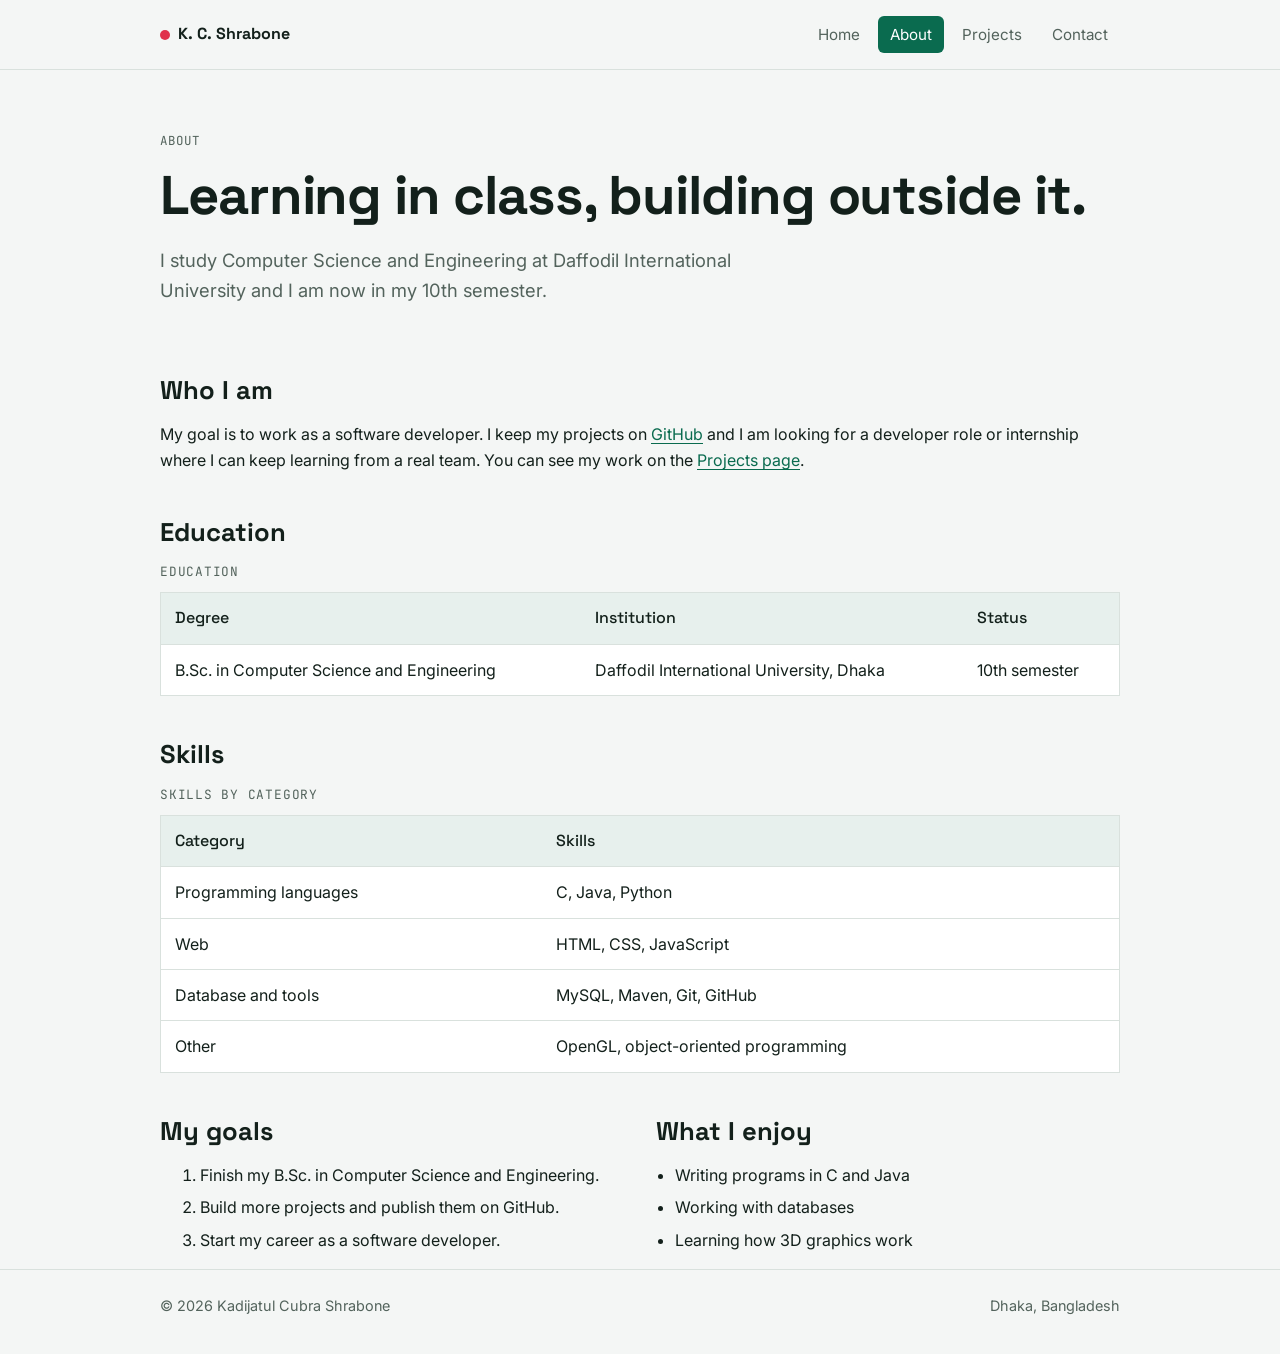
<file: about.html>
<!DOCTYPE html>
<html lang="en">
<head>
  <meta charset="UTF-8">
  <meta name="viewport" content="width=device-width, initial-scale=1">
  <title>About | Kadijatul Cubra Shrabone</title>
  <link rel="preconnect" href="https://fonts.googleapis.com">
  <link rel="stylesheet" href="https://fonts.googleapis.com/css2?family=Inter:wght@400;500;600&family=JetBrains+Mono:wght@400;500&family=Space+Grotesk:wght@500;700&display=swap">
  <link rel="stylesheet" href="style.css">
</head>
<body>
  <header class="top">
    <div class="wrap bar">
      <a class="mark" href="index.html"><i aria-hidden="true"></i>K. C. Shrabone</a>
      <nav aria-label="Main menu">
        <ul>
          <li><a href="index.html">Home</a></li>
          <li><a href="about.html" aria-current="page">About</a></li>
          <li><a href="projects.html">Projects</a></li>
          <li><a href="contact.html">Contact</a></li>
        </ul>
      </nav>
    </div>
  </header>

  <main class="wrap">
    <div class="page-head">
      <p class="label">About</p>
      <h1>Learning in class, building outside it.</h1>
      <p class="lead">I study Computer Science and Engineering at Daffodil International University and I am now in my 10th semester.</p>
    </div>

    <h2>Who I am</h2>
    <p>My goal is to work as a software developer. I keep my projects on <a href="https://github.com/shrabone" target="_blank" rel="noopener">GitHub</a> and I am looking for a developer role or internship where I can keep learning from a real team. You can see my work on the <a href="projects.html">Projects page</a>.</p>

    <h2>Education</h2>
    <div class="table-scroll">
      <table>
        <caption>Education</caption>
        <thead>
          <tr><th scope="col">Degree</th><th scope="col">Institution</th><th scope="col">Status</th></tr>
        </thead>
        <tbody>
          <tr><td>B.Sc. in Computer Science and Engineering</td><td>Daffodil International University, Dhaka</td><td>10th semester</td></tr>
        </tbody>
      </table>
    </div>

    <h2>Skills</h2>
    <div class="table-scroll">
      <table>
        <caption>Skills by category</caption>
        <thead>
          <tr><th scope="col">Category</th><th scope="col">Skills</th></tr>
        </thead>
        <tbody>
          <tr><td>Programming languages</td><td>C, Java, Python</td></tr>
          <tr><td>Web</td><td>HTML, CSS, JavaScript</td></tr>
          <tr><td>Database and tools</td><td>MySQL, Maven, Git, GitHub</td></tr>
          <tr><td>Other</td><td>OpenGL, object-oriented programming</td></tr>
        </tbody>
      </table>
    </div>

    <div class="two-col">
      <div>
        <h2>My goals</h2>
        <ol class="plain">
          <li>Finish my B.Sc. in Computer Science and Engineering.</li>
          <li>Build more projects and publish them on GitHub.</li>
          <li>Start my career as a software developer.</li>
        </ol>
      </div>
      <div>
        <h2>What I enjoy</h2>
        <ul class="facts">
          <li>Writing programs in C and Java</li>
          <li>Working with databases</li>
          <li>Learning how 3D graphics work</li>
        </ul>
      </div>
    </div>
  </main>

  <footer>
    <div class="wrap">
      <span>&copy; <span id="year">2026</span> Kadijatul Cubra Shrabone</span>
      <span>Dhaka, Bangladesh</span>
    </div>
  </footer>
  <script src="script.js"></script>
</body>
</html>
</file>
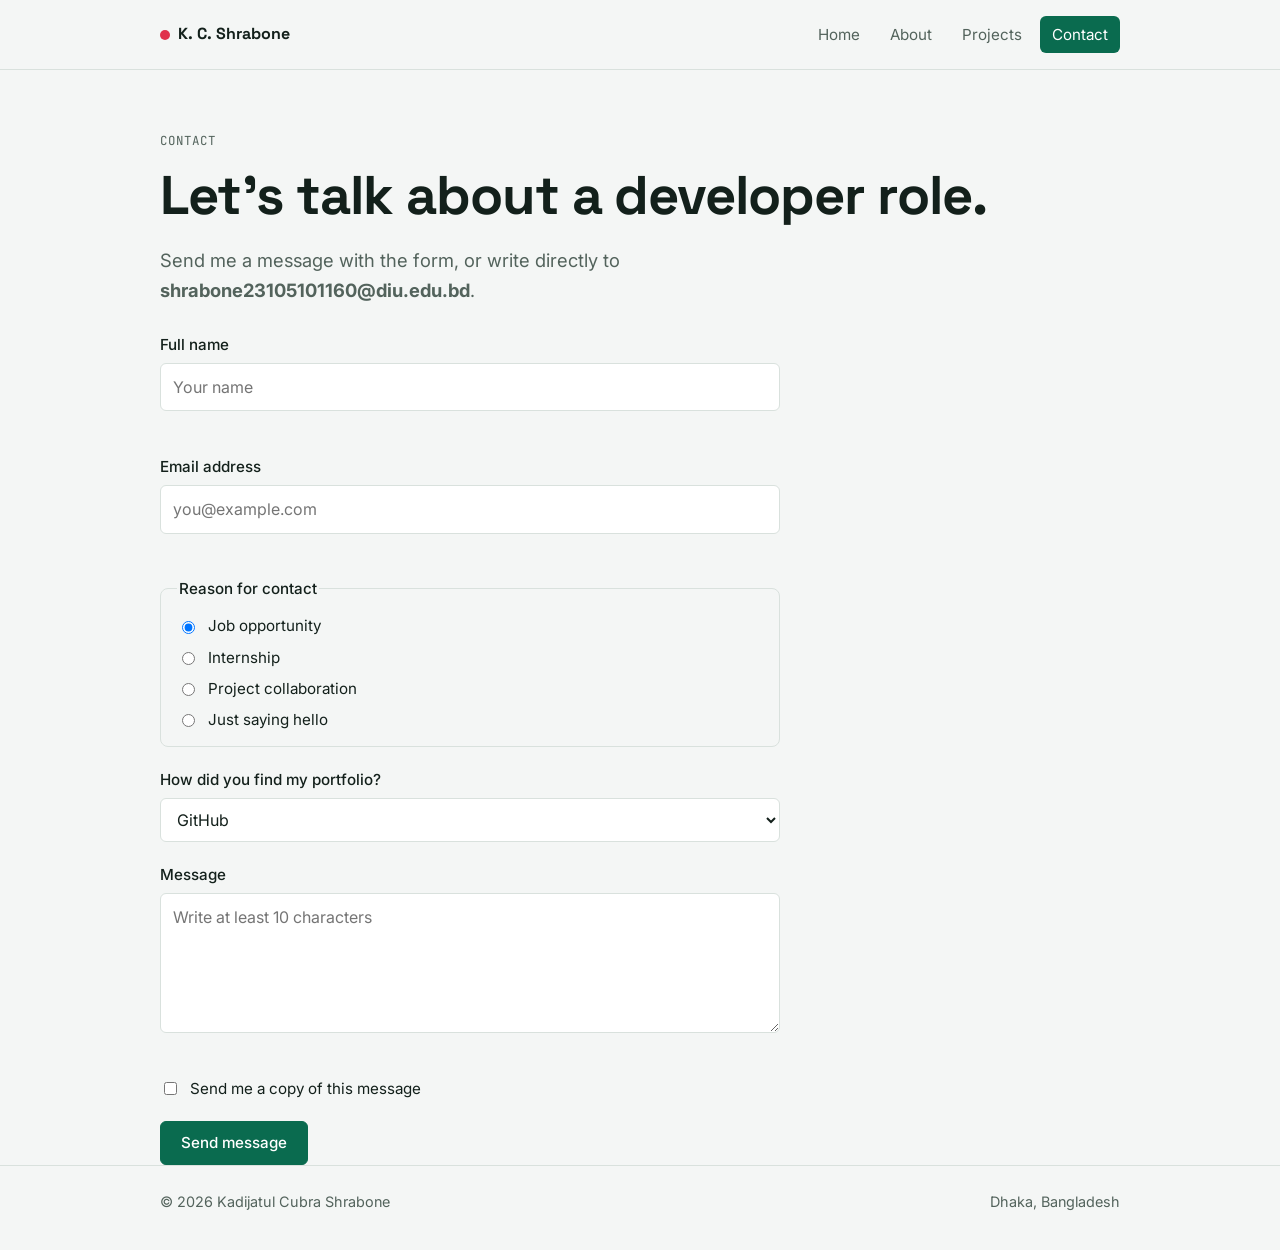
<file: contact.html>
<!DOCTYPE html>
<html lang="en">
<head>
  <meta charset="UTF-8">
  <meta name="viewport" content="width=device-width, initial-scale=1">
  <title>Contact | Kadijatul Cubra Shrabone</title>
  <link rel="preconnect" href="https://fonts.googleapis.com">
  <link rel="stylesheet" href="https://fonts.googleapis.com/css2?family=Inter:wght@400;500;600&family=JetBrains+Mono:wght@400;500&family=Space+Grotesk:wght@500;700&display=swap">
  <link rel="stylesheet" href="style.css">
</head>
<body>
  <header class="top">
    <div class="wrap bar">
      <a class="mark" href="index.html"><i aria-hidden="true"></i>K. C. Shrabone</a>
      <nav aria-label="Main menu">
        <ul>
          <li><a href="index.html">Home</a></li>
          <li><a href="about.html">About</a></li>
          <li><a href="projects.html">Projects</a></li>
          <li><a href="contact.html" aria-current="page">Contact</a></li>
        </ul>
      </nav>
    </div>
  </header>

  <main class="wrap">
    <div class="page-head">
      <p class="label">Contact</p>
      <h1>Let's talk about a developer role.</h1>
      <p class="lead">Send me a message with the form, or write directly to <strong>shrabone23105101160@diu.edu.bd</strong>.</p>
    </div>

    <form id="contact-form" novalidate>
      <div class="field">
        <label for="name">Full name</label>
        <input type="text" id="name" name="name" placeholder="Your name" required>
        <span class="error" id="name-error"></span>
      </div>

      <div class="field">
        <label for="email">Email address</label>
        <input type="email" id="email" name="email" placeholder="you@example.com" required>
        <span class="error" id="email-error"></span>
      </div>

      <fieldset>
        <legend>Reason for contact</legend>
        <label class="choice"><input type="radio" name="reason" value="job" checked> Job opportunity</label>
        <label class="choice"><input type="radio" name="reason" value="internship"> Internship</label>
        <label class="choice"><input type="radio" name="reason" value="collaboration"> Project collaboration</label>
        <label class="choice"><input type="radio" name="reason" value="hello"> Just saying hello</label>
      </fieldset>

      <div class="field">
        <label for="source">How did you find my portfolio?</label>
        <select id="source" name="source">
          <option value="github">GitHub</option>
          <option value="linkedin">LinkedIn</option>
          <option value="university">University</option>
          <option value="friend">A friend</option>
          <option value="other">Other</option>
        </select>
      </div>

      <div class="field">
        <label for="message">Message</label>
        <textarea id="message" name="message" placeholder="Write at least 10 characters" required></textarea>
        <span class="error" id="message-error"></span>
      </div>

      <label class="choice"><input type="checkbox" id="copy" name="copy"> Send me a copy of this message</label>

      <div><button class="btn primary" type="submit">Send message</button></div>
      <p id="form-status" role="status" hidden></p>
    </form>
  </main>

  <footer>
    <div class="wrap">
      <span>&copy; <span id="year">2026</span> Kadijatul Cubra Shrabone</span>
      <span>Dhaka, Bangladesh</span>
    </div>
  </footer>
  <script src="script.js"></script>
</body>
</html>
</file>
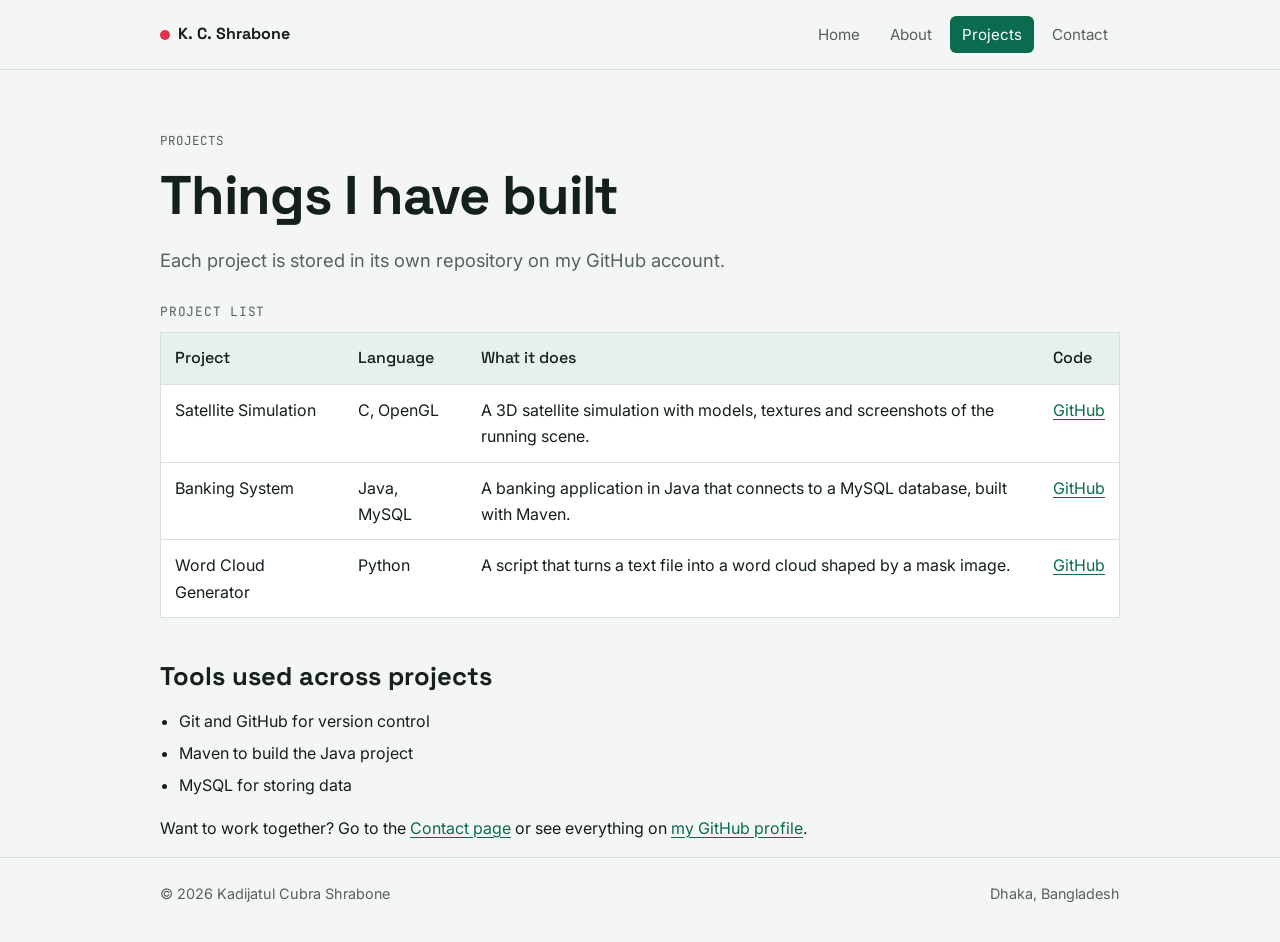
<file: projects.html>
<!DOCTYPE html>
<html lang="en">
<head>
  <meta charset="UTF-8">
  <meta name="viewport" content="width=device-width, initial-scale=1">
  <title>Projects | Kadijatul Cubra Shrabone</title>
  <link rel="preconnect" href="https://fonts.googleapis.com">
  <link rel="stylesheet" href="https://fonts.googleapis.com/css2?family=Inter:wght@400;500;600&family=JetBrains+Mono:wght@400;500&family=Space+Grotesk:wght@500;700&display=swap">
  <link rel="stylesheet" href="style.css">
</head>
<body>
  <header class="top">
    <div class="wrap bar">
      <a class="mark" href="index.html"><i aria-hidden="true"></i>K. C. Shrabone</a>
      <nav aria-label="Main menu">
        <ul>
          <li><a href="index.html">Home</a></li>
          <li><a href="about.html">About</a></li>
          <li><a href="projects.html" aria-current="page">Projects</a></li>
          <li><a href="contact.html">Contact</a></li>
        </ul>
      </nav>
    </div>
  </header>

  <main class="wrap">
    <div class="page-head">
      <p class="label">Projects</p>
      <h1>Things I have built</h1>
      <p class="lead">Each project is stored in its own repository on my GitHub account.</p>
    </div>

    <div class="table-scroll">
      <table>
        <caption>Project list</caption>
        <thead>
          <tr><th scope="col">Project</th><th scope="col">Language</th><th scope="col">What it does</th><th scope="col">Code</th></tr>
        </thead>
        <tbody>
          <tr>
            <td>Satellite Simulation</td>
            <td>C, OpenGL</td>
            <td>A 3D satellite simulation with models, textures and screenshots of the running scene.</td>
            <td><a href="https://github.com/shrabone/Satellite_simulation" target="_blank" rel="noopener">GitHub</a></td>
          </tr>
          <tr>
            <td>Banking System</td>
            <td>Java, MySQL</td>
            <td>A banking application in Java that connects to a MySQL database, built with Maven.</td>
            <td><a href="https://github.com/shrabone/Banking_system" target="_blank" rel="noopener">GitHub</a></td>
          </tr>
          <tr>
            <td>Word Cloud Generator</td>
            <td>Python</td>
            <td>A script that turns a text file into a word cloud shaped by a mask image.</td>
            <td><a href="https://github.com/shrabone/kadija" target="_blank" rel="noopener">GitHub</a></td>
          </tr>
        </tbody>
      </table>
    </div>

    <h2>Tools used across projects</h2>
    <ul class="facts">
      <li>Git and GitHub for version control</li>
      <li>Maven to build the Java project</li>
      <li>MySQL for storing data</li>
    </ul>
    <p>Want to work together? Go to the <a href="contact.html">Contact page</a> or see everything on <a href="https://github.com/shrabone" target="_blank" rel="noopener">my GitHub profile</a>.</p>
  </main>

  <footer>
    <div class="wrap">
      <span>&copy; <span id="year">2026</span> Kadijatul Cubra Shrabone</span>
      <span>Dhaka, Bangladesh</span>
    </div>
  </footer>
  <script src="script.js"></script>
</body>
</html>
</file>
<file: style.css>
/* Shared stylesheet for all pages of the portfolio. */
:root {
  --bg: #f4f6f5;
  --surface: #ffffff;
  --fg: #13201b;
  --muted: #53635c;
  --line: #d9e1dd;
  --accent: #0a6b4f;
  --accent-fg: #ffffff;
  --flag: #e0314b;
  --font-display: "Space Grotesk", "Segoe UI", system-ui, sans-serif;
  --font-body: "Inter", "Segoe UI", system-ui, sans-serif;
  --font-mono: "JetBrains Mono", ui-monospace, Menlo, Consolas, monospace;
}
@media (prefers-color-scheme: dark) {
  :root {
    --bg: #0c1411;
    --surface: #131e19;
    --fg: #e6f0eb;
    --muted: #9bb0a6;
    --line: #243229;
    --accent: #45d19c;
    --accent-fg: #06140e;
    --flag: #ff6b81;
    color-scheme: dark;
  }
}

* { box-sizing: border-box; }
body {
  margin: 0;
  background: var(--bg);
  color: var(--fg);
  font-family: var(--font-body);
  font-size: 16px;
  line-height: 1.65;
}
.wrap { max-width: 1000px; margin: 0 auto; padding: 0 20px; }
a { color: var(--accent); text-underline-offset: 3px; }
a:focus-visible, button:focus-visible, input:focus-visible, select:focus-visible, textarea:focus-visible {
  outline: 3px solid var(--accent);
  outline-offset: 2px;
}
h1, h2, h3 { font-family: var(--font-display); line-height: 1.15; margin: 0 0 14px; }
h1 { font-size: clamp(2rem, 5.5vw, 3.4rem); letter-spacing: -0.02em; }
h2 { font-size: 1.6rem; margin-top: 44px; }
h3 { font-size: 1.15rem; }
.label {
  font-family: var(--font-mono);
  font-size: 0.78rem;
  letter-spacing: 0.08em;
  text-transform: uppercase;
  color: var(--muted);
}

/* common navigation menu */
.top { border-bottom: 1px solid var(--line); background: var(--bg); }
.bar { display: flex; flex-wrap: wrap; gap: 10px 28px; justify-content: space-between; align-items: center; padding-top: 16px; padding-bottom: 16px; }
.mark { font-family: var(--font-display); font-weight: 700; color: var(--fg); text-decoration: none; display: inline-flex; align-items: center; gap: 8px; }
.mark i { width: 10px; height: 10px; border-radius: 50%; background: var(--flag); display: inline-block; }
nav ul { list-style: none; margin: 0; padding: 0; display: flex; flex-wrap: wrap; gap: 4px 6px; }
nav a { display: inline-block; padding: 6px 12px; border-radius: 6px; color: var(--muted); text-decoration: none; font-size: 0.95rem; }
nav a:hover { color: var(--fg); }
nav a[aria-current="page"] { background: var(--accent); color: var(--accent-fg); }

main { padding-bottom: 56px; }
.page-head { padding: 48px 0 8px; }
.lead { font-size: 1.15rem; color: var(--muted); max-width: 52ch; }

/* home hero */
.hero { display: grid; grid-template-columns: minmax(0, 1.4fr) minmax(0, 1fr); gap: 40px; align-items: center; padding: 56px 0 24px; }
.hero img { width: 100%; max-width: 320px; height: auto; border-radius: 14px; justify-self: center; border: 1px solid var(--line); }
.actions { display: flex; flex-wrap: wrap; gap: 12px; margin-top: 24px; }
.btn { display: inline-flex; align-items: center; min-height: 44px; padding: 0 20px; border-radius: 6px; font-weight: 500; text-decoration: none; border: 1px solid var(--line); background: var(--surface); color: var(--fg); font-family: inherit; font-size: 0.95rem; cursor: pointer; }
.btn:hover { border-color: var(--accent); }
.btn.primary { background: var(--accent); border-color: var(--accent); color: var(--accent-fg); }

ul.facts { padding-left: 1.2rem; }
ul.facts li, ol.plain li { margin-bottom: 6px; }
.two-col { display: grid; grid-template-columns: repeat(auto-fit, minmax(280px, 1fr)); gap: 32px; }
.panel { background: var(--surface); border: 1px solid var(--line); border-radius: 10px; padding: 22px; }

/* tables */
.table-scroll { overflow-x: auto; }
table { border-collapse: collapse; width: 100%; background: var(--surface); border: 1px solid var(--line); }
caption { text-align: left; font-family: var(--font-mono); font-size: 0.8rem; letter-spacing: 0.06em; text-transform: uppercase; color: var(--muted); padding: 0 0 10px; }
th, td { text-align: left; padding: 12px 14px; border-bottom: 1px solid var(--line); vertical-align: top; }
th { font-family: var(--font-display); font-weight: 500; background: color-mix(in srgb, var(--accent) 10%, var(--surface)); }

/* contact form */
form { display: grid; gap: 20px; max-width: 620px; }
.field { display: grid; gap: 6px; }
label, legend { font-weight: 500; font-size: 0.95rem; }
input[type="text"], input[type="email"], select, textarea {
  width: 100%;
  font: inherit;
  padding: 10px 12px;
  border-radius: 6px;
  border: 1px solid var(--line);
  background: var(--surface);
  color: var(--fg);
}
textarea { min-height: 140px; resize: vertical; }
fieldset { border: 1px solid var(--line); border-radius: 8px; padding: 12px 16px 14px; margin: 0; display: grid; gap: 6px; }
.choice { display: flex; align-items: center; gap: 10px; font-weight: 400; }
.hint { color: var(--muted); font-size: 0.85rem; }
.error { color: var(--flag); font-size: 0.88rem; min-height: 1.2em; }
#form-status { padding: 12px 14px; border-radius: 8px; border: 1px solid var(--accent); background: color-mix(in srgb, var(--accent) 10%, var(--surface)); }

footer { border-top: 1px solid var(--line); padding: 24px 0 36px; color: var(--muted); font-size: 0.9rem; }
footer .wrap { display: flex; flex-wrap: wrap; gap: 8px 24px; justify-content: space-between; }

@media (max-width: 720px) {
  .hero { grid-template-columns: minmax(0, 1fr); }
  .hero img { max-width: 220px; }
}
</file>
